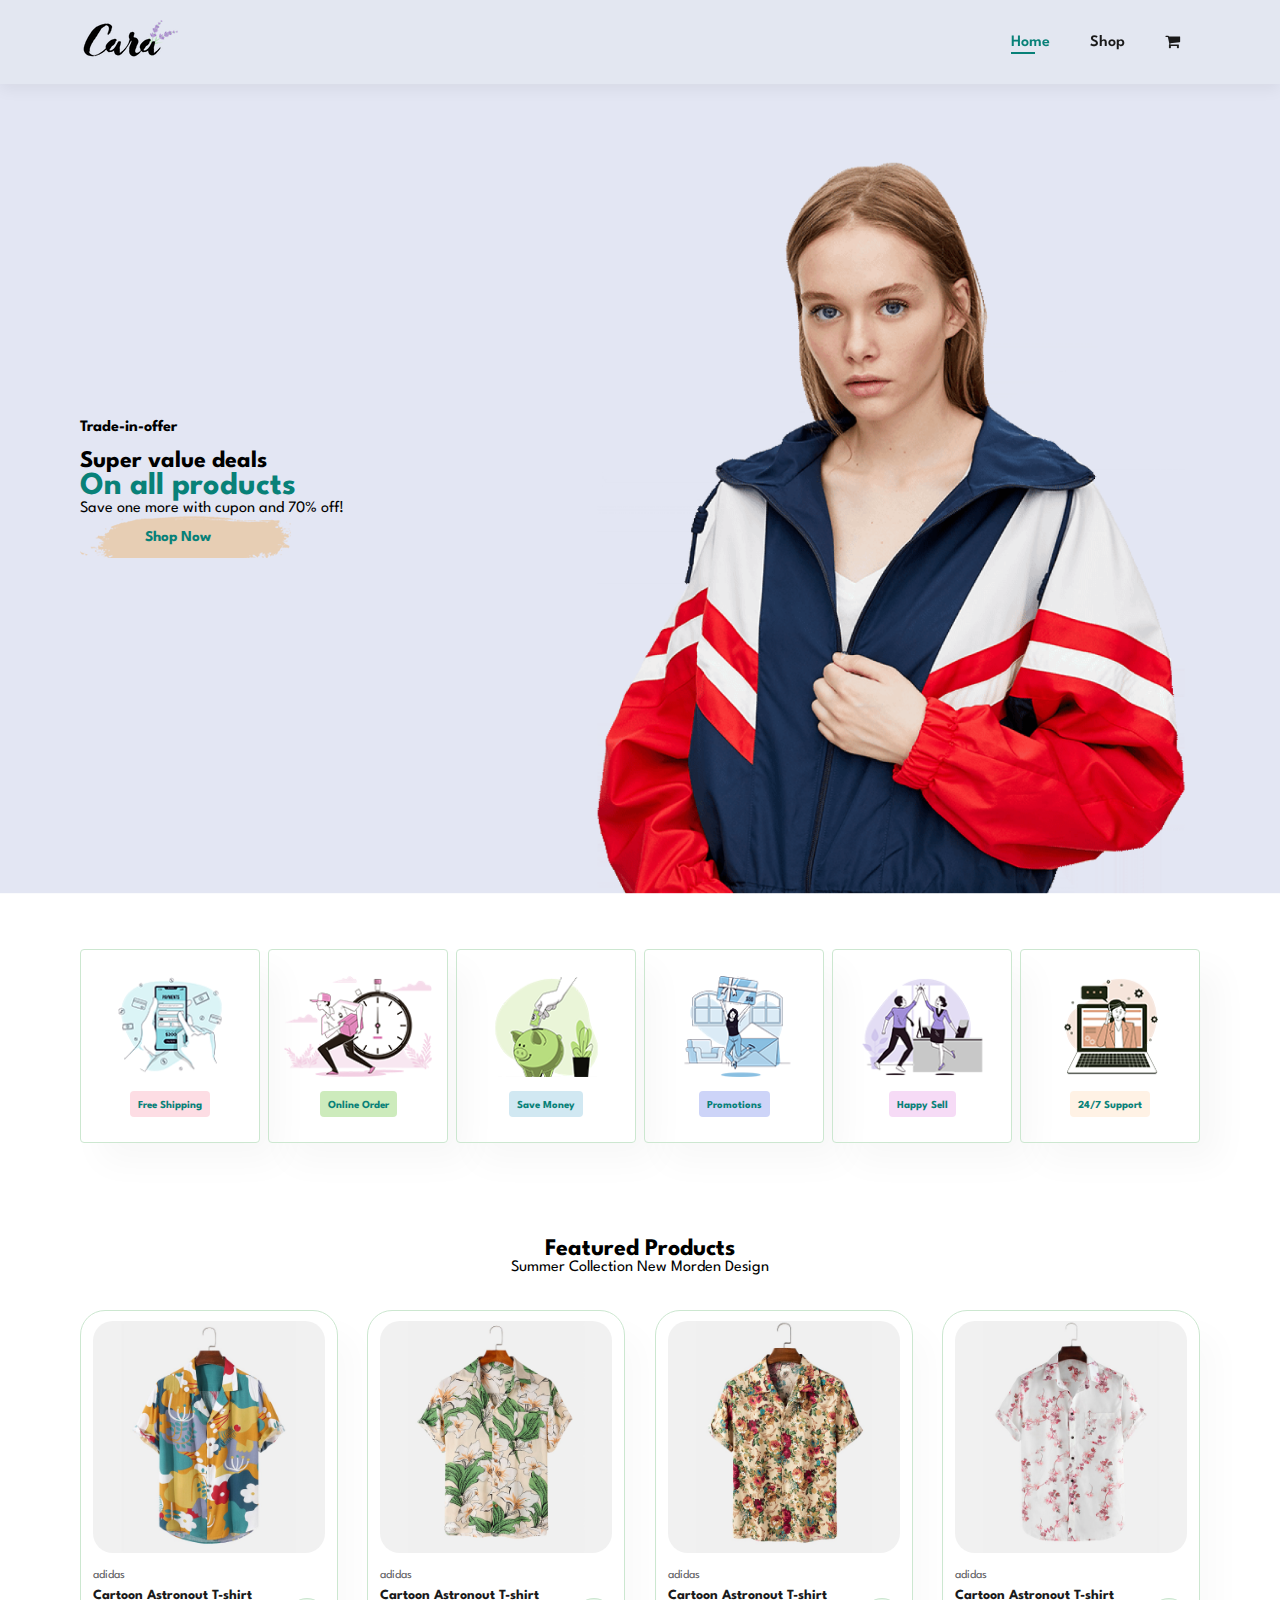
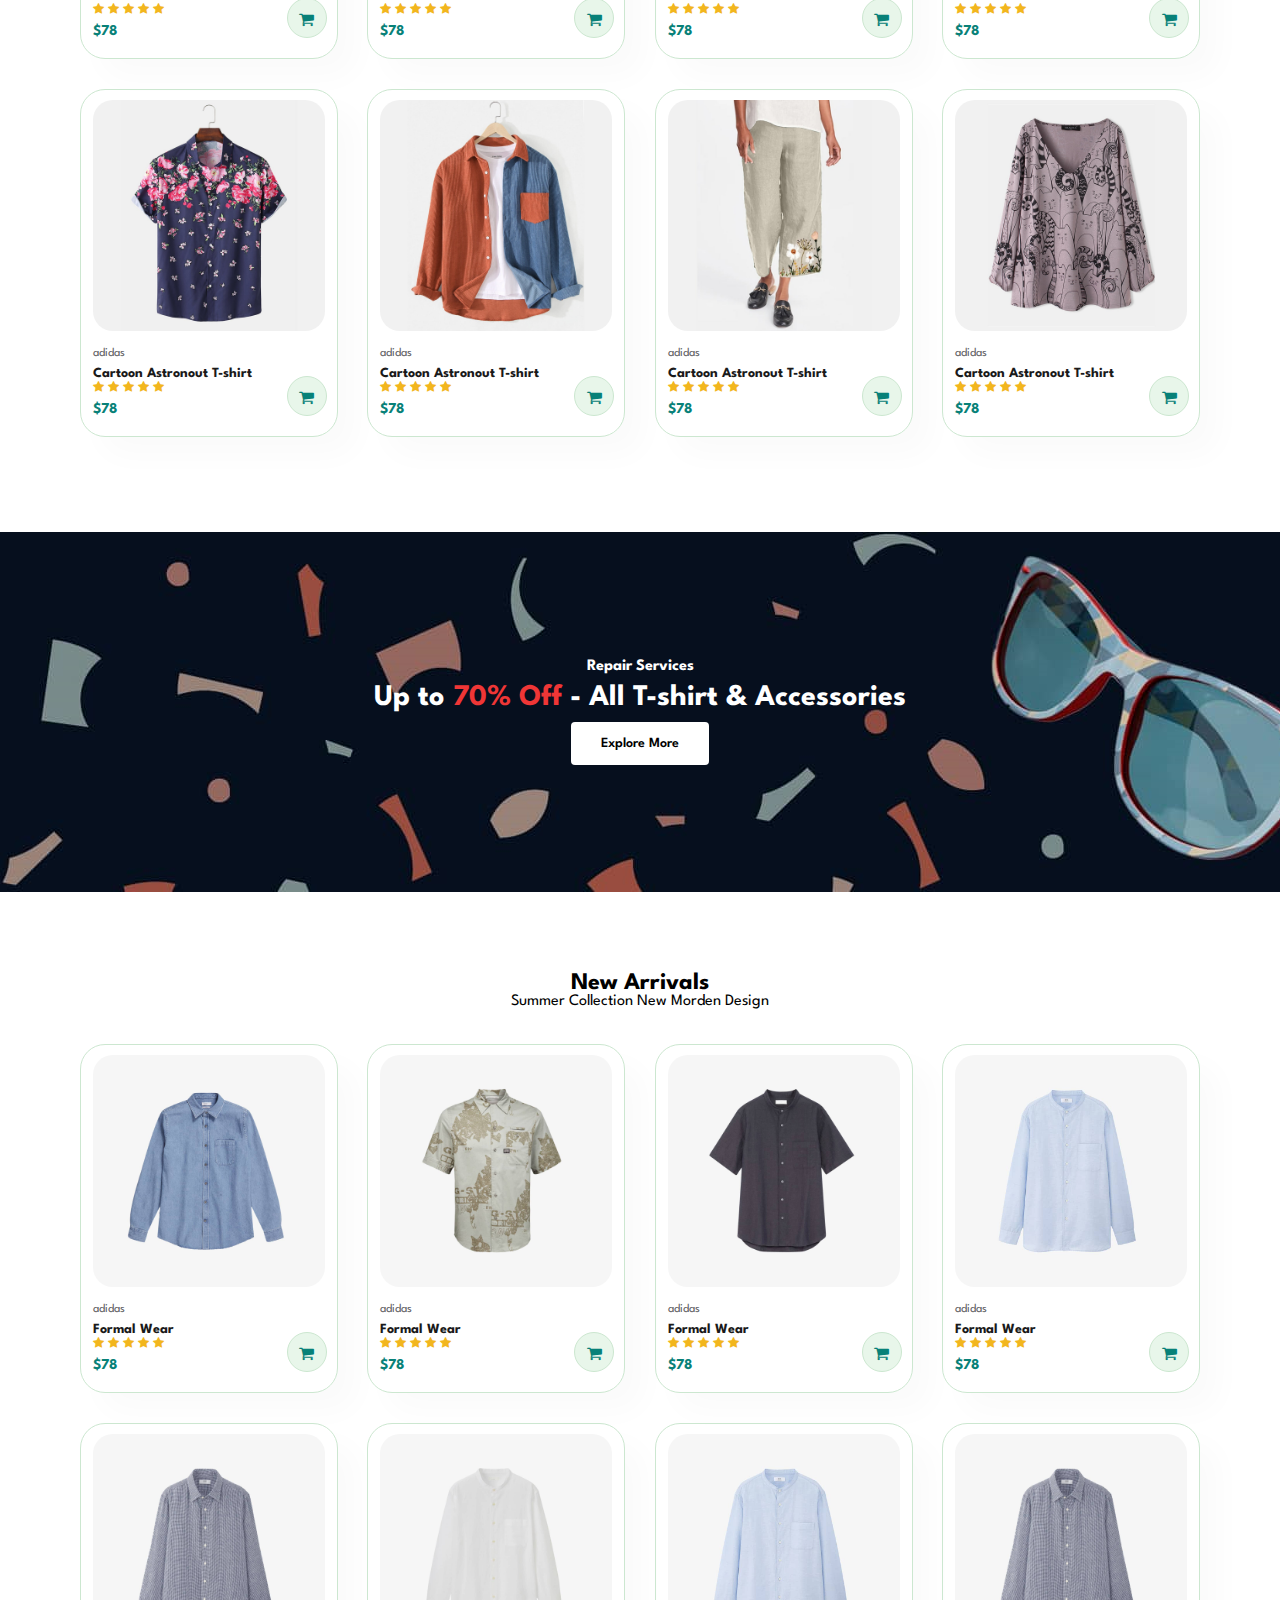
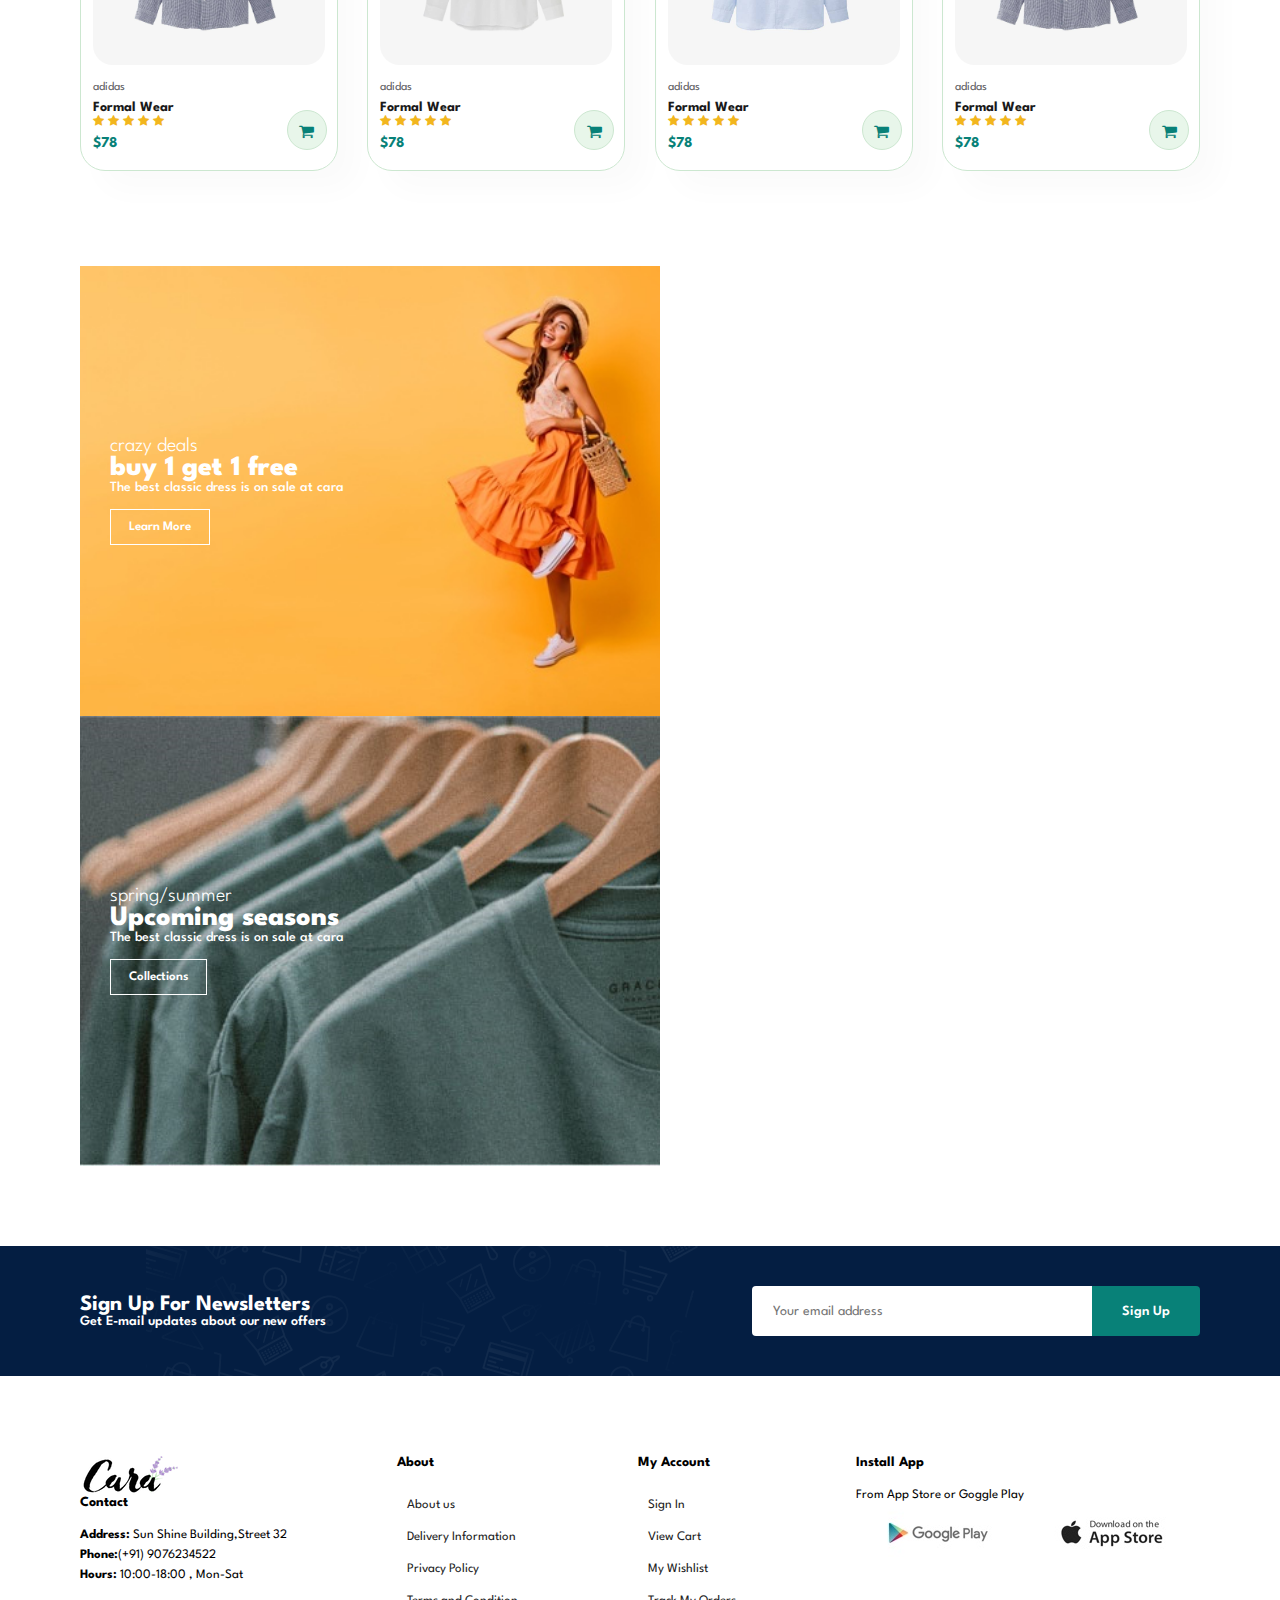
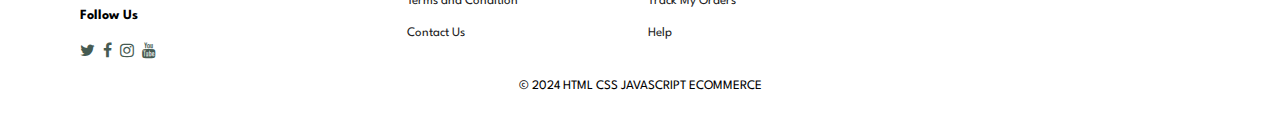
<file: index.html>
<!DOCTYPE html>
<html lang="en">
<head>
    <meta charset="UTF-8">
    <meta name="viewport" content="width=device-width, initial-scale=1.0">
    <link rel="stylesheet" href="https://cdnjs.cloudflare.com/ajax/libs/font-awesome/4.7.0/css/font-awesome.min.css">
    
    <title>Cara!! 
        A Ecommerce Website</title>
    <link rel="stylesheet" href="style.css">
</head>
<body>
 <section id="header">
    <a href="#"><img src="logo1.png" class="logo" alt=""></a>
    <div>
        <ul id="navbar">
            <li><a class="active" href="index.html">Home</a></li>
            <li><a href="shop.html">Shop</a></li>
          <li id="lg-bag"><a href="cart.html"><i class="fa fa-shopping-cart"></i></a></li>
       <a href="#" id="close"><i class="fa fa-times"></i></a>
        </ul>
   </div>
   <div id="mobile">
<a href="cart.html"><i class="fa fa-shopping-cart"></i></a>
<i id="bar" class="fa fa-outdent"></i>
</div>
 </section>
 <section id="hero">
    <h4>Trade-in-offer</h4>
    <h2>Super value deals</h2>
    <h1>On all products</h1>
    <p>Save one more with cupon and 70% off!</p>
    <button>Shop Now</button>
 </section>
 <section id="feature" class="section-p1">
    <div class="fe-box">
        <img src="f1.png">
        <h6>Free Shipping</h6>
    </div>
    <div class="fe-box">
        <img src="f2.png">
        <h6>Online Order</h6>
    </div>
    <div class="fe-box">
        <img src="f3.png">
        <h6>Save Money</h6>
    </div>
    <div class="fe-box">
        <img src="f4.png">
        <h6>Promotions</h6>
    </div>
    <div class="fe-box">
        <img src="f5.png">
        <h6>Happy Sell</h6>
    </div>
    <div class="fe-box">
        <img src="f6.png">
        <h6>24/7 Support</h6>
    </div>

 </section>
 <section id="product1" class="section-p1">
    <h2>Featured Products</h2>
    <p>Summer Collection New Morden Design</p>
    <div class="pro-container">
        <div class="pro">
            <img src="f11.png">
            <div class="des">
                <span>adidas</span>
                <h5>Cartoon Astronout T-shirt</h5>
                <div class="star">
                    <i class="fa fa-star"></i>   
                    <i class="fa fa-star"></i>   
                    <i class="fa fa-star"></i>   
                    <i class="fa fa-star"></i>   
                    <i class="fa fa-star"></i>   
                    
                </div>
                <h4>$78</h4>
            </div>
            <a href="#"><i class="fa fa-shopping-cart cart"></i></a>
        </div>
        <div class="pro">
            <img src="f12.png">
            <div class="des">
                <span>adidas</span>
                <h5>Cartoon Astronout T-shirt</h5>
                <div class="star">
                    <i class="fa fa-star"></i>   
                    <i class="fa fa-star"></i>   
                    <i class="fa fa-star"></i>   
                    <i class="fa fa-star"></i>   
                    <i class="fa fa-star"></i>   
                    
                </div>
                <h4>$78</h4>
            </div>
            <a href="#"><i class="fa fa-shopping-cart cart"></i></a>
        </div>
        <div class="pro">
            <img src="f13.png">
            <div class="des">
                <span>adidas</span>
                <h5>Cartoon Astronout T-shirt</h5>
                <div class="star">
                    <i class="fa fa-star"></i>   
                    <i class="fa fa-star"></i>   
                    <i class="fa fa-star"></i>   
                    <i class="fa fa-star"></i>   
                    <i class="fa fa-star"></i>   
                    
                </div>
                <h4>$78</h4>
            </div>
            <a href="#"><i class="fa fa-shopping-cart cart"></i></a>
        </div>
        <div class="pro">
            <img src="f14.png">
            <div class="des">
                <span>adidas</span>
                <h5>Cartoon Astronout T-shirt</h5>
                <div class="star">
                    <i class="fa fa-star"></i>   
                    <i class="fa fa-star"></i>   
                    <i class="fa fa-star"></i>   
                    <i class="fa fa-star"></i>   
                    <i class="fa fa-star"></i>   
                    
                </div>
                <h4>$78</h4>
            </div>
            <a href="#"><i class="fa fa-shopping-cart cart"></i></a>
        </div>
        <div class="pro">
            <img src="f15.png">
            <div class="des">
                <span>adidas</span>
                <h5>Cartoon Astronout T-shirt</h5>
                <div class="star">
                    <i class="fa fa-star"></i>   
                    <i class="fa fa-star"></i>   
                    <i class="fa fa-star"></i>   
                    <i class="fa fa-star"></i>   
                    <i class="fa fa-star"></i>   
                    
                </div>
                <h4>$78</h4>
            </div>
            <a href="#"><i class="fa fa-shopping-cart cart"></i></a>
        </div>
        <div class="pro">
            <img src="f16.png">
            <div class="des">
                <span>adidas</span>
                <h5>Cartoon Astronout T-shirt</h5>
                <div class="star">
                    <i class="fa fa-star"></i>   
                    <i class="fa fa-star"></i>   
                    <i class="fa fa-star"></i>   
                    <i class="fa fa-star"></i>   
                    <i class="fa fa-star"></i>   
                    
                </div>
                <h4>$78</h4>
            </div>
            <a href="#"><i class="fa fa-shopping-cart cart"></i></a>
        </div>
        <div class="pro">
            <img src="f17.png">
            <div class="des">
                <span>adidas</span>
                <h5>Cartoon Astronout T-shirt</h5>
                <div class="star">
                    <i class="fa fa-star"></i>   
                    <i class="fa fa-star"></i>   
                    <i class="fa fa-star"></i>   
                    <i class="fa fa-star"></i>   
                    <i class="fa fa-star"></i>   
                    
                </div>
                <h4>$78</h4>
            </div>
            <a href="#"><i class="fa fa-shopping-cart cart"></i></a>
        </div>
        <div class="pro">
            <img src="f18.png">
            <div class="des">
                <span>adidas</span>
                <h5>Cartoon Astronout T-shirt</h5>
                <div class="star">
                    <i class="fa fa-star"></i>   
                    <i class="fa fa-star"></i>   
                    <i class="fa fa-star"></i>   
                    <i class="fa fa-star"></i>   
                    <i class="fa fa-star"></i>   
                    
                </div>
                <h4>$78</h4>
            </div>
            <a href="#"><i class="fa fa-shopping-cart cart"></i></a>
        </div>
    </div>
 </section>
 <section id="banner" class="section-m1">
    <h4>Repair Services</h4>
    <h2>Up to <span>70% Off</span> - All T-shirt & Accessories</h2>
    <button class="normal">Explore More</button>
 </section>
 <section id="product1" class="section-p1">
    <h2>New Arrivals</h2>
    <p>Summer Collection New Morden Design</p>
    <div class="pro-container">
        <div class="pro">
            <img src="n15.jpg">
            <div class="des">
                <span>adidas</span>
                <h5>Formal Wear</h5>
                <div class="star">
                    <i class="fa fa-star"></i>   
                    <i class="fa fa-star"></i>   
                    <i class="fa fa-star"></i>   
                    <i class="fa fa-star"></i>   
                    <i class="fa fa-star"></i>   
                    
                </div>
                <h4>$78</h4>
            </div>
            <a href="#"><i class="fa fa-shopping-cart cart"></i></a>
        </div>
        <div class="pro">
            <img src="n14.jpg">
            <div class="des">
                <span>adidas</span>
                <h5>Formal Wear</h5>
                <div class="star">
                    <i class="fa fa-star"></i>   
                    <i class="fa fa-star"></i>   
                    <i class="fa fa-star"></i>   
                    <i class="fa fa-star"></i>   
                    <i class="fa fa-star"></i>   
                    
                </div>
                <h4>$78</h4>
            </div>
            <a href="#"><i class="fa fa-shopping-cart cart"></i></a>
        </div>
        <div class="pro">
            <img src="n18.jpg">
            <div class="des">
                <span>adidas</span>
                <h5>Formal Wear</h5>
                <div class="star">
                    <i class="fa fa-star"></i>   
                    <i class="fa fa-star"></i>   
                    <i class="fa fa-star"></i>   
                    <i class="fa fa-star"></i>   
                    <i class="fa fa-star"></i>   
                    
                </div>
                <h4>$78</h4>
            </div>
            <a href="#"><i class="fa fa-shopping-cart cart"></i></a>
        </div>
        <div class="pro">
            <img src="n11.jpg">
            <div class="des">
                <span>adidas</span>
                <h5>Formal Wear</h5>
                <div class="star">
                    <i class="fa fa-star"></i>   
                    <i class="fa fa-star"></i>   
                    <i class="fa fa-star"></i>   
                    <i class="fa fa-star"></i>   
                    <i class="fa fa-star"></i>   
                    
                </div>
                <h4>$78</h4>
            </div>
            <a href="#"><i class="fa fa-shopping-cart cart"></i></a>
        </div>
        <div class="pro">
            <img src="n12.jpg">
            <div class="des">
                <span>adidas</span>
                <h5>Formal Wear</h5>
                <div class="star">
                    <i class="fa fa-star"></i>   
                    <i class="fa fa-star"></i>   
                    <i class="fa fa-star"></i>   
                    <i class="fa fa-star"></i>   
                    <i class="fa fa-star"></i>   
                    
                </div>
                <h4>$78</h4>
            </div>
            <a href="#"><i class="fa fa-shopping-cart cart"></i></a>
        </div>
        <div class="pro">
            <img src="n13.jpg">
            <div class="des">
                <span>adidas</span>
                <h5>Formal Wear</h5>
                <div class="star">
                    <i class="fa fa-star"></i>   
                    <i class="fa fa-star"></i>   
                    <i class="fa fa-star"></i>   
                    <i class="fa fa-star"></i>   
                    <i class="fa fa-star"></i>   
                    
                </div>
                <h4>$78</h4>
            </div>
            <a href="#"><i class="fa fa-shopping-cart cart"></i></a>
        </div>
        <div class="pro">
            <img src="n11.jpg">
            <div class="des">
                <span>adidas</span>
                <h5>Formal Wear</h5>
                <div class="star">
                    <i class="fa fa-star"></i>   
                    <i class="fa fa-star"></i>   
                    <i class="fa fa-star"></i>   
                    <i class="fa fa-star"></i>   
                    <i class="fa fa-star"></i>   
                    
                </div>
                <h4>$78</h4>
            </div>
            <a href="#"><i class="fa fa-shopping-cart cart"></i></a>
        </div>
        <div class="pro">
            <img src="n12.jpg">
            <div class="des">
                <span>adidas</span>
                <h5>Formal Wear</h5>
                <div class="star">
                    <i class="fa fa-star"></i>   
                    <i class="fa fa-star"></i>   
                    <i class="fa fa-star"></i>   
                    <i class="fa fa-star"></i>   
                    <i class="fa fa-star"></i>   
                    
                </div>
                <h4>$78</h4>
            </div>
            <a href="#"><i class="fa fa-shopping-cart cart"></i></a>
        </div>
    </div>
</section>
<section id="sm-banner" class="section-p1">
    <div class="banner-box">
        <h4>crazy deals</h4>
        <h2>buy 1 get 1 free</h2>
        <span>The best classic dress is on sale at cara</span>
<button class="white">Learn More</button>
    </div>

    <div class="banner-box banner-box2">
        <h4>spring/summer</h4>
        <h2>Upcoming seasons</h2>
        <span>The best classic dress is on sale at cara</span>
<button class="white">Collections</button>
    </div>
</section>
<section id="newsletter" class="section-p1 section-m1">
    <div class="newstext">
        <h4>Sign Up For Newsletters</h4>
        <p>Get E-mail updates about our new offers</p>
    </div>
    <div class="form">
        <input type="text" placeholder="Your email address">
        <button class="normal">Sign Up</button>
    </div>
</section>
<footer class="section-p1">
    <div class="col">
<img class="logo" src="logo1.png" alt="">
<h4>Contact</h4>
<p><strong>Address:</strong> Sun Shine Building,Street 32</p>
<p><strong>Phone:</strong>(+91) 9076234522</p>
<p><strong>Hours:</strong> 10:00-18:00 , Mon-Sat</p>
<div class="follow">
    <h4>Follow Us</h4>
    <div class="icon">
        <i class="fa fa-twitter"></i>
        <i class="fa fa-facebook"></i>
        <i class="fa fa-instagram"></i>
        <i class="fa fa-youtube"></i>
    </div>
</div>
    </div>
    <div class="col">
        <h4>About</h4>
        <a href="#">About us</a>
        <a href="#">Delivery Information</a>
        <a href="#">Privacy Policy</a>
        <a href="#">Terms and Condition</a>
        <a href="#">Contact Us</a>

    </div>
    <div class="col">
        <h4>My Account</h4>
        <a href="#">Sign In</a>
        <a href="#">View Cart</a>
        <a href="#">My Wishlist</a>
        <a href="#">Track My Orders</a>
        <a href="#">Help</a>
    </div>
    <div class="col install">
        <h4>Install App</h4>
        <p>From App Store or Goggle Play</p>
        <div class="row">
            <img src="play.png">
            <img src="app.png">

        </div>
    </div>
    <div class="copyright">
        <p>© 2024 HTML CSS JAVASCRIPT ECOMMERCE</p>

    </div>
</footer>
<script src="script.js"></script> 
 
</body>

</html>
</file>
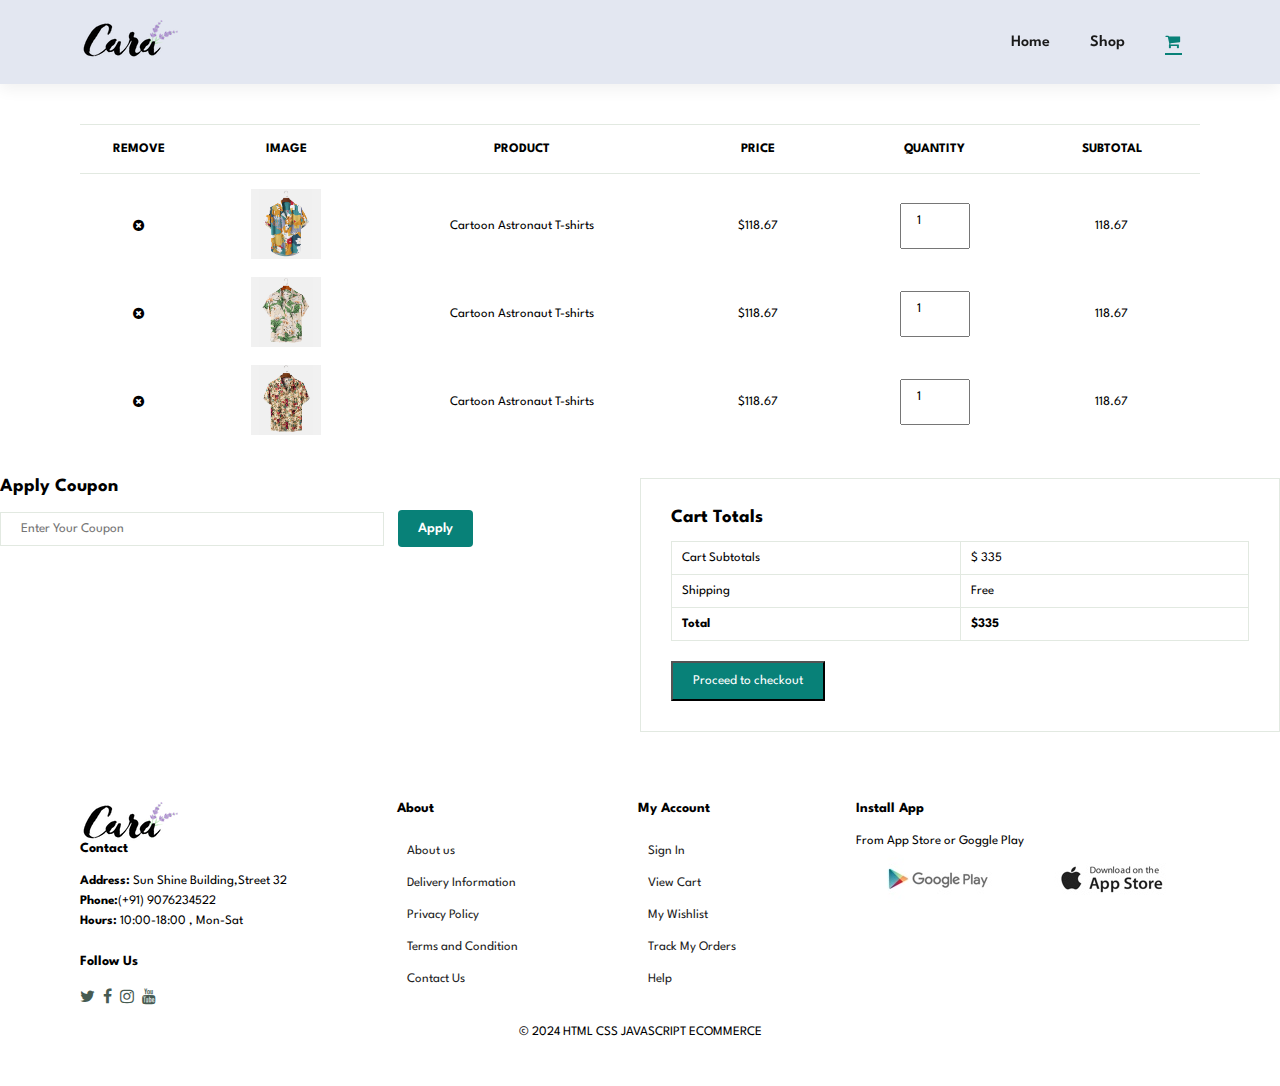
<file: cart.html>
<!DOCTYPE html>
<html lang="en">
<head>
    <meta charset="UTF-8">
    <meta name="viewport" content="width=device-width, initial-scale=1.0">
    <link rel="stylesheet" href="https://cdnjs.cloudflare.com/ajax/libs/font-awesome/4.7.0/css/font-awesome.min.css">
    
    <title>Cara!! A Ecommerce Website</title>
    <link rel="stylesheet" href="style.css">
</head>
<body>
 <section id="header">
    <a href="#"><img src="logo1.png" class="logo" alt=""></a>
    <div>
        <ul id="navbar">
            <li><a  href="index.html">Home</a></li>
            <li><a href="shop.html">Shop</a></li>
          <li id="lg-bag"><a class="active" href="cart.html"><i class="fa fa-shopping-cart"></i></a></li>
       <a href="#" id="close"><i class=" fa fa-times"></i></a>
        </ul>
   </div>
   <div id="mobile">
<a href="cart.html"><i class="fa fa-shopping-cart"></i></a>
<i id="bar" class="fa fa-outdent"></i>
</div>
 </section>

    <section id ="cart" class="section-p1">
        <table width="100%">
            <thead>
                <tr>
                    <td>Remove</td>
                    <td>Image</td>
                    <td>Product</td>
                    <td>Price</td>
                    <td>Quantity</td>
                    <td>Subtotal</td>
                </tr>
            </thead>
<tbody>
    <tr>
        <td><i class="fa fa-times-circle"></i><a href="#"></a></td>
        <td><img src="f11.png"></td>
        <td>Cartoon Astronaut T-shirts</td>
        <td>$118.67</td>
        <td><input type="number" value="1"></td>
        <td>118.67</td>
        
    </tr>
    <tr>
        <td><i class="fa fa-times-circle"></i><a href="#"></a></td>
        <td><img src="f12.png"></td>
        <td>Cartoon Astronaut T-shirts</td>
        <td>$118.67</td>
        <td><input type="number" value="1"></td>
        <td>118.67</td>
        
    </tr>
    <tr>
        <td><i class="fa fa-times-circle"></i><a href="#"></a></td>
        <td><img src="f13.png"></td>
        <td>Cartoon Astronaut T-shirts</td>
        <td>$118.67</td>
        <td><input type="number" value="1"></td>
        <td>118.67</td>
        
    </tr>
</tbody>
        </table>

    </section>

    <section id="cart-add" calss="section-p1">
        <div id="coupon">
            <h3>Apply Coupon</h3>
            <div>
                <input type="text" placeholder="Enter Your Coupon">
                <button class="normal">Apply</button>
            </div>
        </div>
<div id="subtotal">
    <h3>Cart Totals</h3>
    <table>
        <tr>
            <td>Cart Subtotals</td>
            <td>$ 335</td>
        </tr>
        <tr>
            <td>Shipping</td>
            <td>Free</td>
        </tr>
        <tr>
            <td><strong>Total</strong></td>
            <td><strong>$335</strong></td>
        </tr>
    </table>
<button class="norma">Proceed to checkout</button>
</div>
    </section>
<footer class="section-p1">
    <div class="col">
<img class="logo" src="logo1.png" alt="">
<h4>Contact</h4>
<p><strong>Address:</strong> Sun Shine Building,Street 32</p>
<p><strong>Phone:</strong>(+91) 9076234522</p>
<p><strong>Hours:</strong> 10:00-18:00 , Mon-Sat</p>
<div class="follow">
    <h4>Follow Us</h4>
    <div class="icon">
        <i class="fa fa-twitter"></i>
        <i class="fa fa-facebook"></i>
        <i class="fa fa-instagram"></i>
        <i class="fa fa-youtube"></i>
    </div>
</div>
    </div>
    <div class="col">
        <h4>About</h4>
        <a href="#">About us</a>
        <a href="#">Delivery Information</a>
        <a href="#">Privacy Policy</a>
        <a href="#">Terms and Condition</a>
        <a href="#">Contact Us</a>

    </div>
    <div class="col">
        <h4>My Account</h4>
        <a href="#">Sign In</a>
        <a href="#">View Cart</a>
        <a href="#">My Wishlist</a>
        <a href="#">Track My Orders</a>
        <a href="#">Help</a>
    </div>
    <div class="col install">
        <h4>Install App</h4>
        <p>From App Store or Goggle Play</p>
        <div class="row">
            <img src="play.png">
            <img src="app.png">

        </div>
    </div>
    <div class="copyright">
        <p>© 2024 HTML CSS JAVASCRIPT ECOMMERCE</p>

    </div>
</footer>
<script src="script.js"></script> 
 
</body>

</html>
</file>
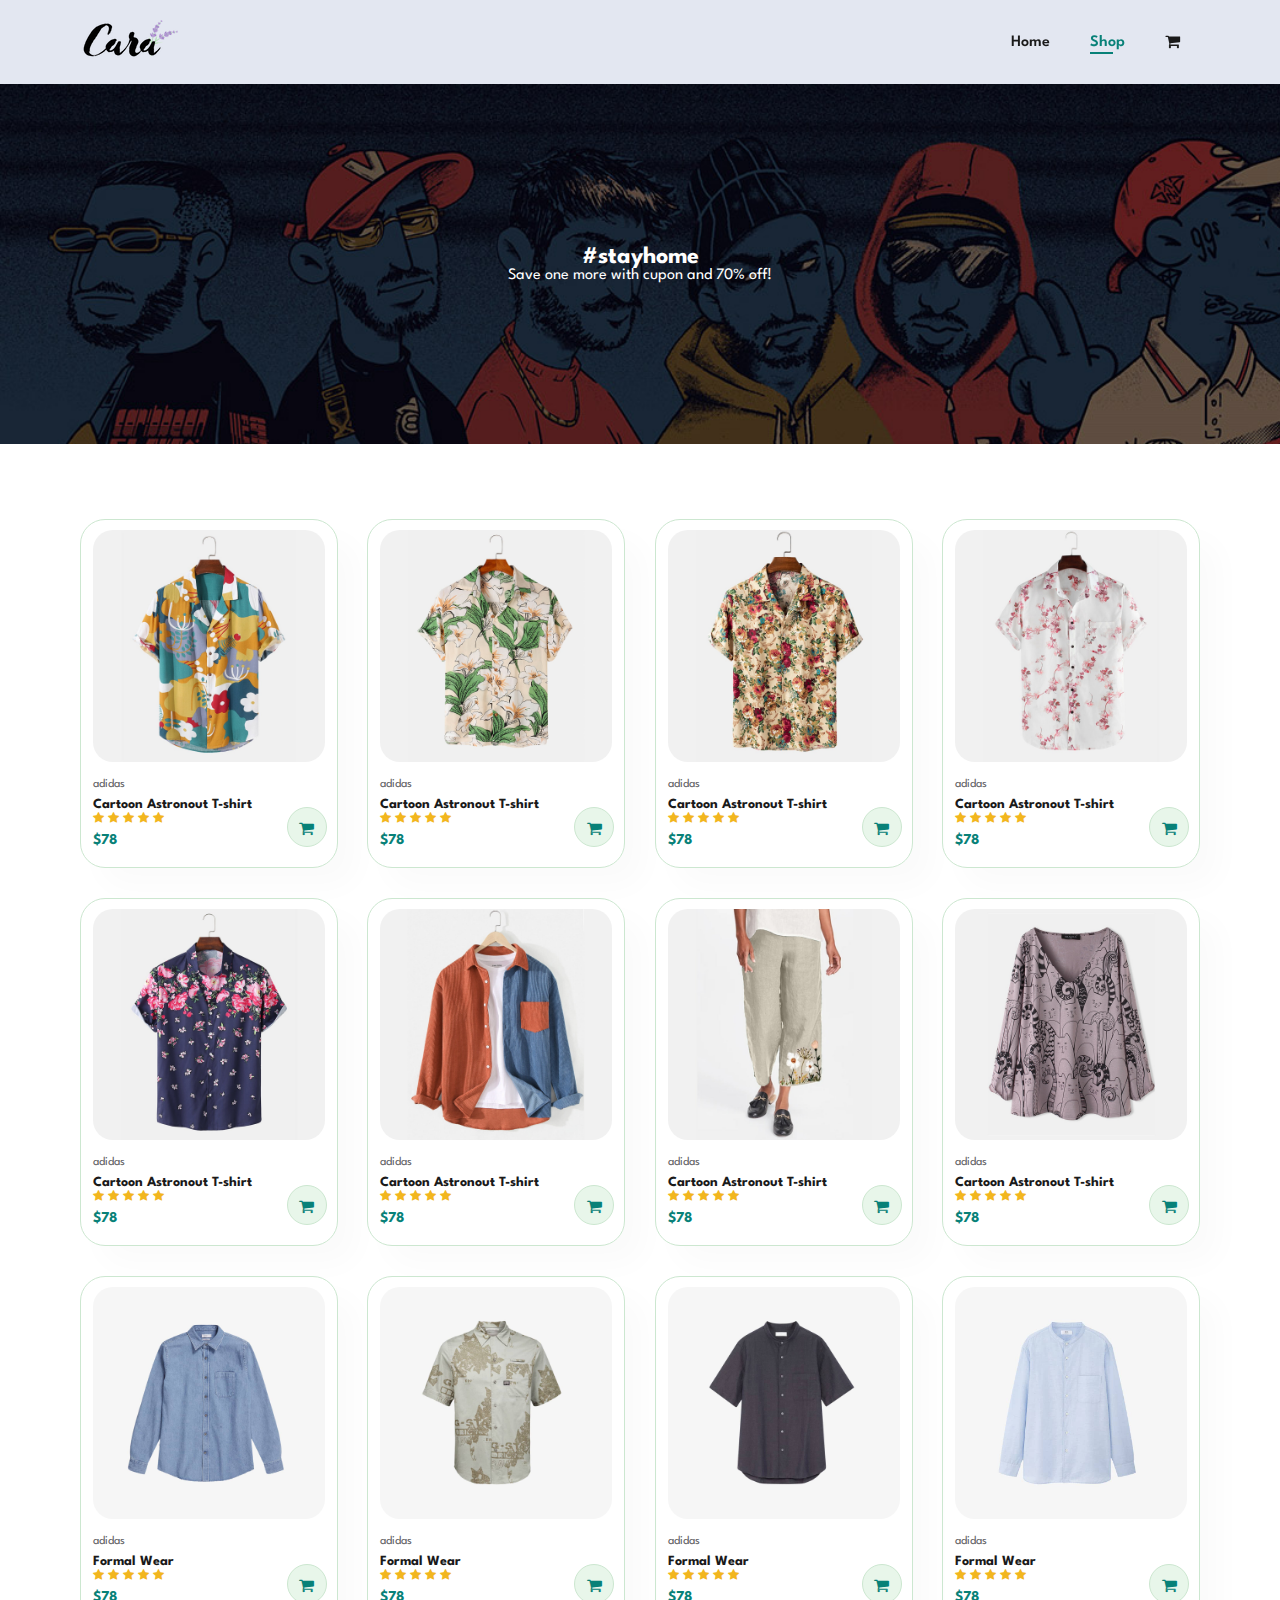
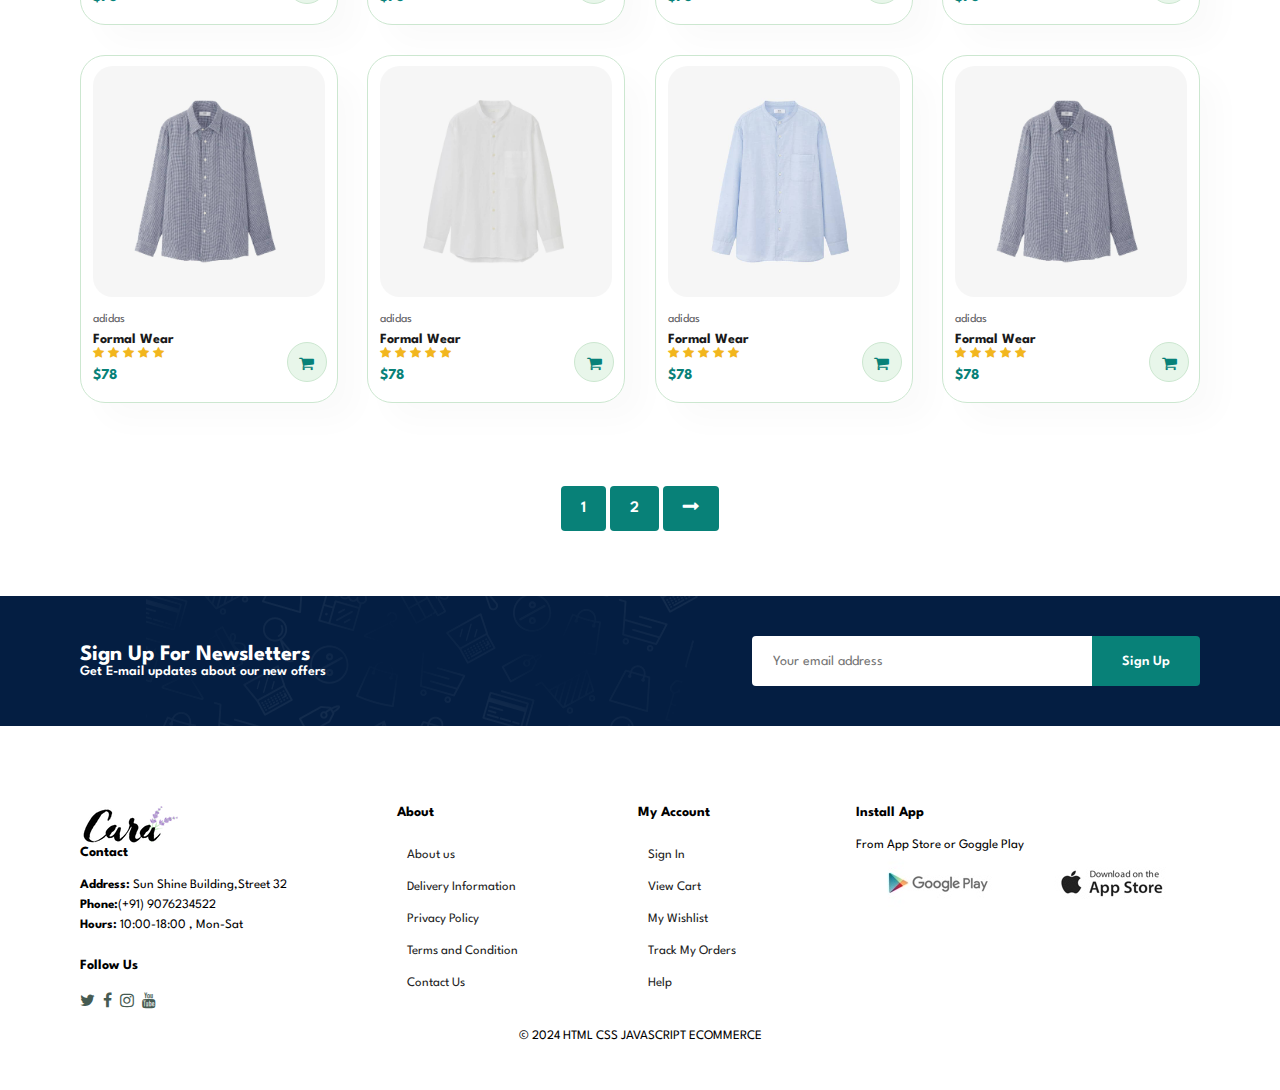
<file: shop.html>
<!DOCTYPE html>
<html lang="en">
<head>
    <meta charset="UTF-8">
    <meta name="viewport" content="width=device-width, initial-scale=1.0">
    <link rel="stylesheet" href="https://cdnjs.cloudflare.com/ajax/libs/font-awesome/4.7.0/css/font-awesome.min.css">
    
    <title>Cara!! A Ecommerce Website</title>
    <link rel="stylesheet" href="style.css">
</head>
<body>
 <section id="header">
    <a href="#"><img src="logo1.png" class="logo" alt=""></a>
    <div>
        <ul id="navbar">
            <li><a href="index.html">Home</a></li>
            <li><a class="active" href="shop.html">Shop</a></li>
            
          <li id="lg-bag"><a href="cart.html"><i class="fa fa-shopping-cart"></i></a></li>
       <a href="#" id="close"><i class=" fa fa-times"></i></a>
        </ul>
   </div>
   <div id="mobile">
<a href="cart.html"><i class="fa fa-shopping-cart"></i></a>
<i id="bar" class="fa fa-outdent"></i>
</div>
 </section>
 <section id="page-header">
   
    <h2>#stayhome</h2>
    <p>Save one more with cupon and 70% off!</p>
    
 </section>

 <section id="product1" class="section-p1">
 
    <div class="pro-container">
        <div class="pro"onclick="window.location.href='sproduct.html';" >
            <img src="f11.png">
            <div class="des">
                <span>adidas</span>
                <h5>Cartoon Astronout T-shirt</h5>
                <div class="star">
                    <i class="fa fa-star"></i>   
                    <i class="fa fa-star"></i>   
                    <i class="fa fa-star"></i>   
                    <i class="fa fa-star"></i>   
                    <i class="fa fa-star"></i>   
                    
                </div>
                <h4>$78</h4>
            </div>
            <a href="#"><i class="fa fa-shopping-cart cart"></i></a>
        </div>
        <div class="pro">
            <img src="f12.png">
            <div class="des">
                <span>adidas</span>
                <h5>Cartoon Astronout T-shirt</h5>
                <div class="star">
                    <i class="fa fa-star"></i>   
                    <i class="fa fa-star"></i>   
                    <i class="fa fa-star"></i>   
                    <i class="fa fa-star"></i>   
                    <i class="fa fa-star"></i>   
                    
                </div>
                <h4>$78</h4>
            </div>
            <a href="#"><i class="fa fa-shopping-cart cart"></i></a>
        </div>
        <div class="pro">
            <img src="f13.png">
            <div class="des">
                <span>adidas</span>
                <h5>Cartoon Astronout T-shirt</h5>
                <div class="star">
                    <i class="fa fa-star"></i>   
                    <i class="fa fa-star"></i>   
                    <i class="fa fa-star"></i>   
                    <i class="fa fa-star"></i>   
                    <i class="fa fa-star"></i>   
                    
                </div>
                <h4>$78</h4>
            </div>
            <a href="#"><i class="fa fa-shopping-cart cart"></i></a>
        </div>
        <div class="pro">
            <img src="f14.png">
            <div class="des">
                <span>adidas</span>
                <h5>Cartoon Astronout T-shirt</h5>
                <div class="star">
                    <i class="fa fa-star"></i>   
                    <i class="fa fa-star"></i>   
                    <i class="fa fa-star"></i>   
                    <i class="fa fa-star"></i>   
                    <i class="fa fa-star"></i>   
                    
                </div>
                <h4>$78</h4>
            </div>
            <a href="#"><i class="fa fa-shopping-cart cart"></i></a>
        </div>
        <div class="pro">
            <img src="f15.png">
            <div class="des">
                <span>adidas</span>
                <h5>Cartoon Astronout T-shirt</h5>
                <div class="star">
                    <i class="fa fa-star"></i>   
                    <i class="fa fa-star"></i>   
                    <i class="fa fa-star"></i>   
                    <i class="fa fa-star"></i>   
                    <i class="fa fa-star"></i>   
                    
                </div>
                <h4>$78</h4>
            </div>
            <a href="#"><i class="fa fa-shopping-cart cart"></i></a>
        </div>
        <div class="pro">
            <img src="f16.png">
            <div class="des">
                <span>adidas</span>
                <h5>Cartoon Astronout T-shirt</h5>
                <div class="star">
                    <i class="fa fa-star"></i>   
                    <i class="fa fa-star"></i>   
                    <i class="fa fa-star"></i>   
                    <i class="fa fa-star"></i>   
                    <i class="fa fa-star"></i>   
                    
                </div>
                <h4>$78</h4>
            </div>
            <a href="#"><i class="fa fa-shopping-cart cart"></i></a>
        </div>
        <div class="pro">
            <img src="f17.png">
            <div class="des">
                <span>adidas</span>
                <h5>Cartoon Astronout T-shirt</h5>
                <div class="star">
                    <i class="fa fa-star"></i>   
                    <i class="fa fa-star"></i>   
                    <i class="fa fa-star"></i>   
                    <i class="fa fa-star"></i>   
                    <i class="fa fa-star"></i>   
                    
                </div>
                <h4>$78</h4>
            </div>
            <a href="#"><i class="fa fa-shopping-cart cart"></i></a>
        </div>
        <div class="pro">
            <img src="f18.png">
            <div class="des">
                <span>adidas</span>
                <h5>Cartoon Astronout T-shirt</h5>
                <div class="star">
                    <i class="fa fa-star"></i>   
                    <i class="fa fa-star"></i>   
                    <i class="fa fa-star"></i>   
                    <i class="fa fa-star"></i>   
                    <i class="fa fa-star"></i>   
                    
                </div>
                <h4>$78</h4>
            </div>
            <a href="#"><i class="fa fa-shopping-cart cart"></i></a>
        </div>

        <div class="pro">
            <img src="n15.jpg">
            <div class="des">
                <span>adidas</span>
                <h5>Formal Wear</h5>
                <div class="star">
                    <i class="fa fa-star"></i>   
                    <i class="fa fa-star"></i>   
                    <i class="fa fa-star"></i>   
                    <i class="fa fa-star"></i>   
                    <i class="fa fa-star"></i>   
                    
                </div>
                <h4>$78</h4>
            </div>
            <a href="#"><i class="fa fa-shopping-cart cart"></i></a>
        </div>
        <div class="pro">
            <img src="n14.jpg">
            <div class="des">
                <span>adidas</span>
                <h5>Formal Wear</h5>
                <div class="star">
                    <i class="fa fa-star"></i>   
                    <i class="fa fa-star"></i>   
                    <i class="fa fa-star"></i>   
                    <i class="fa fa-star"></i>   
                    <i class="fa fa-star"></i>   
                    
                </div>
                <h4>$78</h4>
            </div>
            <a href="#"><i class="fa fa-shopping-cart cart"></i></a>
        </div>
        <div class="pro">
            <img src="n18.jpg">
            <div class="des">
                <span>adidas</span>
                <h5>Formal Wear</h5>
                <div class="star">
                    <i class="fa fa-star"></i>   
                    <i class="fa fa-star"></i>   
                    <i class="fa fa-star"></i>   
                    <i class="fa fa-star"></i>   
                    <i class="fa fa-star"></i>   
                    
                </div>
                <h4>$78</h4>
            </div>
            <a href="#"><i class="fa fa-shopping-cart cart"></i></a>
        </div>
        <div class="pro">
            <img src="n11.jpg">
            <div class="des">
                <span>adidas</span>
                <h5>Formal Wear</h5>
                <div class="star">
                    <i class="fa fa-star"></i>   
                    <i class="fa fa-star"></i>   
                    <i class="fa fa-star"></i>   
                    <i class="fa fa-star"></i>   
                    <i class="fa fa-star"></i>   
                    
                </div>
                <h4>$78</h4>
            </div>
            <a href="#"><i class="fa fa-shopping-cart cart"></i></a>
        </div>
        <div class="pro">
            <img src="n12.jpg">
            <div class="des">
                <span>adidas</span>
                <h5>Formal Wear</h5>
                <div class="star">
                    <i class="fa fa-star"></i>   
                    <i class="fa fa-star"></i>   
                    <i class="fa fa-star"></i>   
                    <i class="fa fa-star"></i>   
                    <i class="fa fa-star"></i>   
                    
                </div>
                <h4>$78</h4>
            </div>
            <a href="#"><i class="fa fa-shopping-cart cart"></i></a>
        </div>
        <div class="pro">
            <img src="n13.jpg">
            <div class="des">
                <span>adidas</span>
                <h5>Formal Wear</h5>
                <div class="star">
                    <i class="fa fa-star"></i>   
                    <i class="fa fa-star"></i>   
                    <i class="fa fa-star"></i>   
                    <i class="fa fa-star"></i>   
                    <i class="fa fa-star"></i>   
                    
                </div>
                <h4>$78</h4>
            </div>
            <a href="#"><i class="fa fa-shopping-cart cart"></i></a>
        </div>
        <div class="pro">
            <img src="n11.jpg">
            <div class="des">
                <span>adidas</span>
                <h5>Formal Wear</h5>
                <div class="star">
                    <i class="fa fa-star"></i>   
                    <i class="fa fa-star"></i>   
                    <i class="fa fa-star"></i>   
                    <i class="fa fa-star"></i>   
                    <i class="fa fa-star"></i>   
                    
                </div>
                <h4>$78</h4>
            </div>
            <a href="#"><i class="fa fa-shopping-cart cart"></i></a>
        </div>
        <div class="pro">
            <img src="n12.jpg">
            <div class="des">
                <span>adidas</span>
                <h5>Formal Wear</h5>
                <div class="star">
                    <i class="fa fa-star"></i>   
                    <i class="fa fa-star"></i>   
                    <i class="fa fa-star"></i>   
                    <i class="fa fa-star"></i>   
                    <i class="fa fa-star"></i>   
                    
                </div>
                <h4>$78</h4>
            </div>
            <a href="#"><i class="fa fa-shopping-cart cart"></i></a>
        </div>  
        
    </div>
</section>
<section id ="pagination" class="section-p1">
    <a href="#">1</a>
    <a href="#">2</a>
    <a href="#"><i class="fa fa-long-arrow-right"></i></a>
</section>
<section id="newsletter" class="section-p1 section-m1">
    <div class="newstext">
        <h4>Sign Up For Newsletters</h4>
        <p>Get E-mail updates about our new offers</p>
    </div>
    <div class="form">
        <input type="text" placeholder="Your email address">
        <button class="normal">Sign Up</button>
    </div>
</section>
<footer class="section-p1">
    <div class="col">
<img class="logo" src="logo1.png" alt="">
<h4>Contact</h4>
<p><strong>Address:</strong> Sun Shine Building,Street 32</p>
<p><strong>Phone:</strong>(+91) 9076234522</p>
<p><strong>Hours:</strong> 10:00-18:00 , Mon-Sat</p>
<div class="follow">
    <h4>Follow Us</h4>
    <div class="icon">
        <i class="fa fa-twitter"></i>
        <i class="fa fa-facebook"></i>
        <i class="fa fa-instagram"></i>
        <i class="fa fa-youtube"></i>
    </div>
</div>
    </div>
    <div class="col">
        <h4>About</h4>
        <a href="#">About us</a>
        <a href="#">Delivery Information</a>
        <a href="#">Privacy Policy</a>
        <a href="#">Terms and Condition</a>
        <a href="#">Contact Us</a>

    </div>
    <div class="col">
        <h4>My Account</h4>
        <a href="#">Sign In</a>
        <a href="#">View Cart</a>
        <a href="#">My Wishlist</a>
        <a href="#">Track My Orders</a>
        <a href="#">Help</a>
    </div>
    <div class="col install">
        <h4>Install App</h4>
        <p>From App Store or Goggle Play</p>
        <div class="row">
            <img src="play.png">
            <img src="app.png">

        </div>
    </div>
    <div class="copyright">
        <p>© 2024 HTML CSS JAVASCRIPT ECOMMERCE</p>

    </div>
</footer>
<script src="script.js"></script> 
 
</body>

</html>
</file>
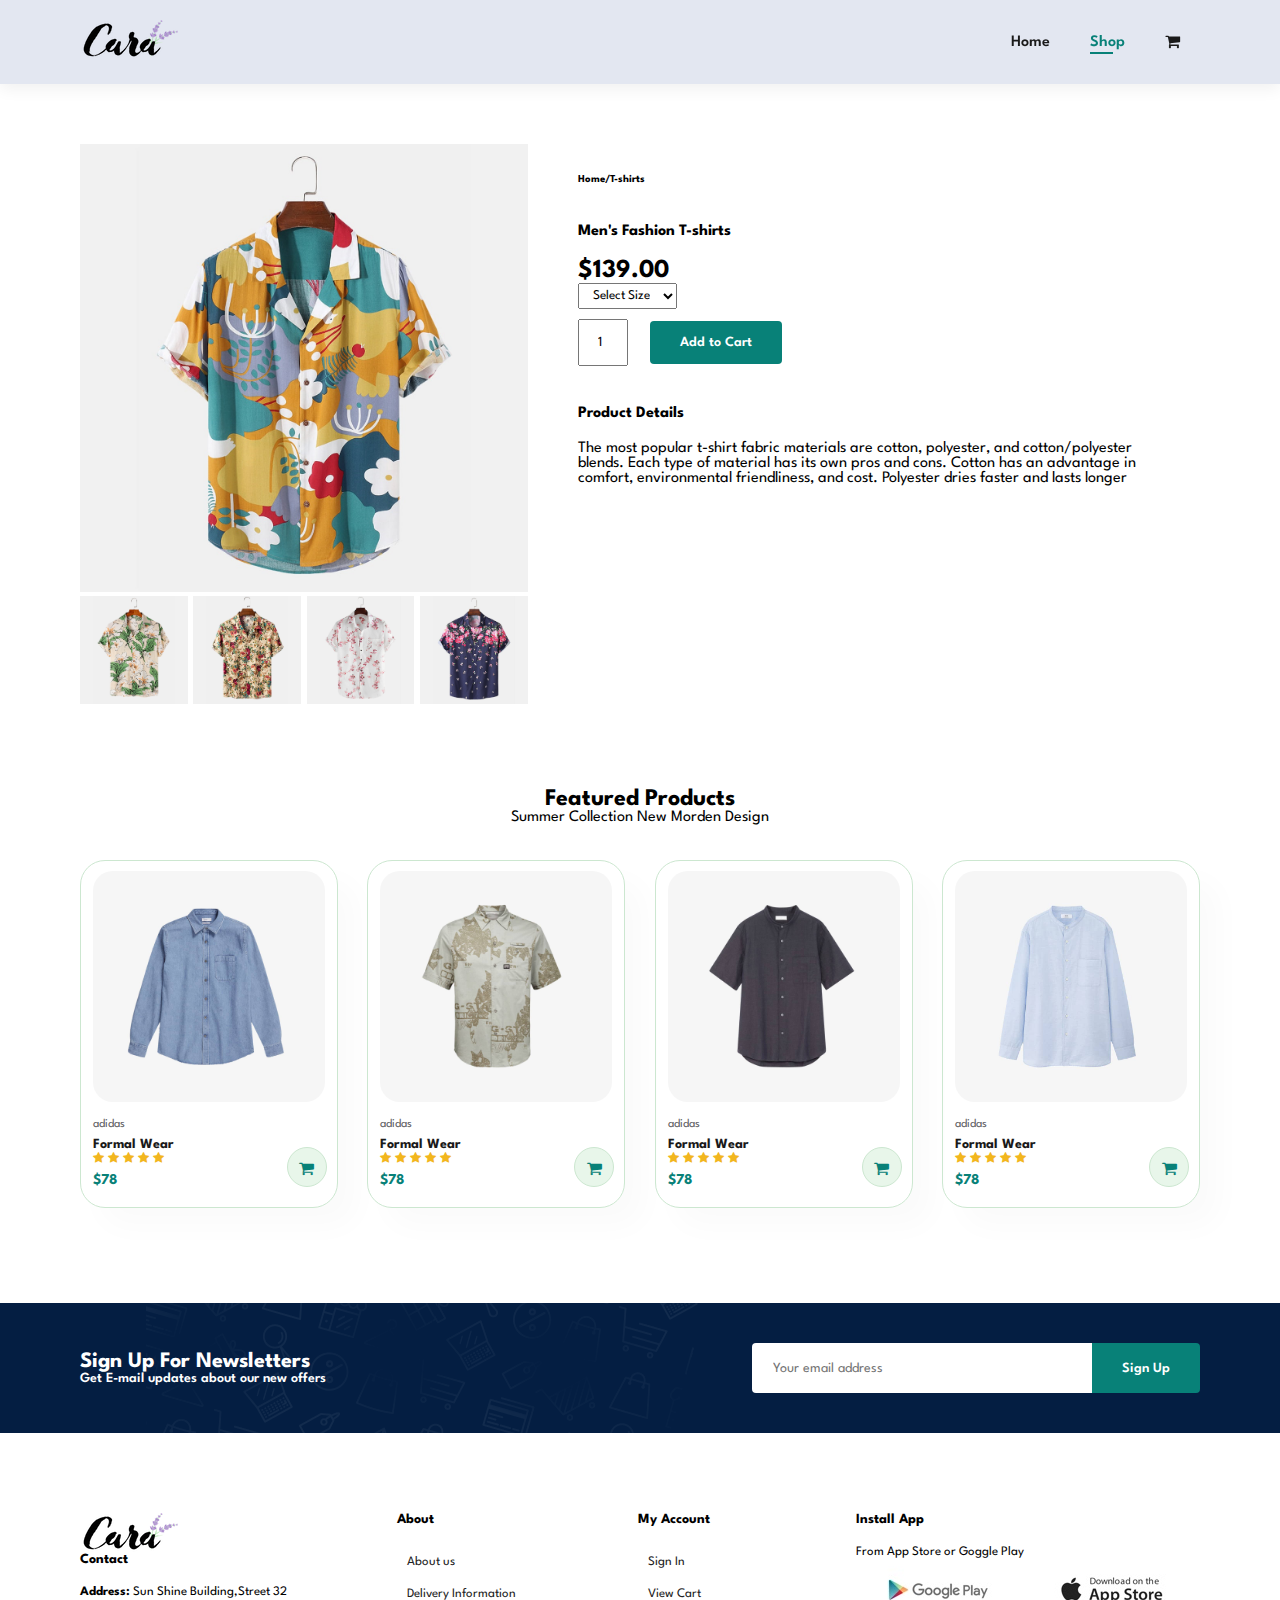
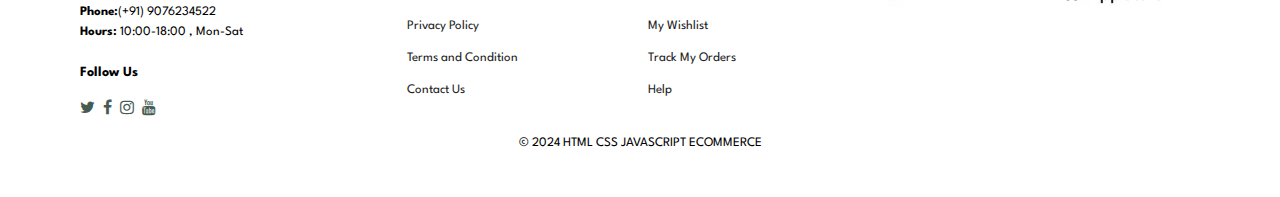
<file: sproduct.html>
<!DOCTYPE html>
<html lang="en">
<head>
    <meta charset="UTF-8">
    <meta name="viewport" content="width=device-width, initial-scale=1.0">
    <link rel="stylesheet" href="https://cdnjs.cloudflare.com/ajax/libs/font-awesome/4.7.0/css/font-awesome.min.css">
    
    <title>Cara!! A Ecommerce Website</title>
    <link rel="stylesheet" href="style.css">
</head>
<body>
 <section id="header">
    <a href="#"><img src="logo1.png" class="logo" alt=""></a>
    <div>
        <ul id="navbar">
            <li><a href="index.html">Home</a></li>
            <li><a class="active" href="shop.html">Shop</a></li>
           
          <li id="lg-bag"><a href="cart.html"><i class="fa fa-shopping-cart"></i></a></li>
       <a href="#" id="close"><i class=" fa fa-times"></i></a>
        </ul>
   </div>
   <div id="mobile">
<a href="cart.html"><i class="fa fa-shopping-cart"></i></a>
<i id="bar" class="fa fa-outdent"></i>
</div>
 </section>
 <section id ="prodetails" class="section-p1">
    <div class="single-pro-image">
        <img src="f11.png" alt="" width="100%" id="MainImg">
<div class="small-img-group">
    <div class="small-img-col">
        <img src="f12.png" alt="" width="100%" class="small-img">
    </div>
    <div class="small-img-col">
        <img src="f13.png" alt="" width="100%" class="small-img">
    </div>
    <div class="small-img-col">
        <img src="f14.png" alt="" width="100%" class="small-img">
    </div>
    <div class="small-img-col">
        <img src="f15.png" alt="" width="100%" class="small-img">
    </div>
</div>
</div>
<div class="single-pro-details">
    <h6>Home/T-shirts</h6>
    <h4>Men's Fashion T-shirts</h4>
    <h2>$139.00</h2>
    <select>
        <option>Select Size</option>
        <option>XL</option>
        <option>XXL</option>
        <option>Small</option>
        <option>Large</option>
    </select>
    <input type="number" value="1">
    <button class="normal">Add to Cart</button>
    <h4>Product Details</h4>
    <span>The most popular t-shirt fabric materials are
         cotton, polyester, and cotton/polyester blends.
          Each type of material has its own pros and cons.
         Cotton has an advantage in comfort, environmental 
         friendliness, and cost. Polyester dries faster 
         and lasts longer</span>
</div>
 </section>
 <section id="product1" class="section-p1">
    <h2>Featured Products</h2>
    <p>Summer Collection New Morden Design</p>
    <div class="pro-container">
        <div class="pro">
            <img src="n15.jpg">
            <div class="des">
                <span>adidas</span>
                <h5>Formal Wear</h5>
                <div class="star">
                    <i class="fa fa-star"></i>   
                    <i class="fa fa-star"></i>   
                    <i class="fa fa-star"></i>   
                    <i class="fa fa-star"></i>   
                    <i class="fa fa-star"></i>    
                </div>
                <h4>$78</h4>
            </div>
            <a href="#"><i class="fa fa-shopping-cart cart"></i></a>
        </div>
        <div class="pro">
            <img src="n14.jpg">
            <div class="des">
                <span>adidas</span>
                <h5>Formal Wear</h5>
                <div class="star">
                    <i class="fa fa-star"></i>   
                    <i class="fa fa-star"></i>   
                    <i class="fa fa-star"></i>   
                    <i class="fa fa-star"></i>   
                    <i class="fa fa-star"></i>   
                    
                </div>
                <h4>$78</h4>
            </div>
            <a href="#"><i class="fa fa-shopping-cart cart"></i></a>
        </div>
        <div class="pro">
            <img src="n18.jpg">
            <div class="des">
                <span>adidas</span>
                <h5>Formal Wear</h5>
                <div class="star">
                    <i class="fa fa-star"></i>   
                    <i class="fa fa-star"></i>   
                    <i class="fa fa-star"></i>   
                    <i class="fa fa-star"></i>   
                    <i class="fa fa-star"></i>   
                    
                </div>
                <h4>$78</h4>
            </div>
            <a href="#"><i class="fa fa-shopping-cart cart"></i></a>
        </div>
        <div class="pro">
            <img src="n11.jpg">
            <div class="des">
                <span>adidas</span>
                <h5>Formal Wear</h5>
                <div class="star">
                    <i class="fa fa-star"></i>   
                    <i class="fa fa-star"></i>   
                    <i class="fa fa-star"></i>   
                    <i class="fa fa-star"></i>   
                    <i class="fa fa-star"></i>   
                    
                </div>
                <h4>$78</h4>
            </div>
            <a href="#"><i class="fa fa-shopping-cart cart"></i></a>
        </div>
       
    </div>
</section>

<section id="newsletter" class="section-p1 section-m1">
    <div class="newstext">
        <h4>Sign Up For Newsletters</h4>
        <p>Get E-mail updates about our new offers</p>
    </div>
    <div class="form">
        <input type="text" placeholder="Your email address">
        <button class="normal">Sign Up</button>
    </div>
</section>
<footer class="section-p1">
    <div class="col">
<img class="logo" src="logo1.png" alt="">
<h4>Contact</h4>
<p><strong>Address:</strong> Sun Shine Building,Street 32</p>
<p><strong>Phone:</strong>(+91) 9076234522</p>
<p><strong>Hours:</strong> 10:00-18:00 , Mon-Sat</p>
<div class="follow">
    <h4>Follow Us</h4>
    <div class="icon">
        <i class="fa fa-twitter"></i>
        <i class="fa fa-facebook"></i>
        <i class="fa fa-instagram"></i>
        <i class="fa fa-youtube"></i>
    </div>
</div>
    </div>
    <div class="col">
        <h4>About</h4>
        <a href="#">About us</a>
        <a href="#">Delivery Information</a>
        <a href="#">Privacy Policy</a>
        <a href="#">Terms and Condition</a>
        <a href="#">Contact Us</a>

    </div>
    <div class="col">
        <h4>My Account</h4>
        <a href="#">Sign In</a>
        <a href="#">View Cart</a>
        <a href="#">My Wishlist</a>
        <a href="#">Track My Orders</a>
        <a href="#">Help</a>
    </div>
    <div class="col install">
        <h4>Install App</h4>
        <p>From App Store or Goggle Play</p>
        <div class="row">
            <img src="play.png">
            <img src="app.png">

        </div>
    </div>
    <div class="copyright">
        <p>© 2024 HTML CSS JAVASCRIPT ECOMMERCE</p>

    </div>
</footer>
<script>
    var MainImg=document.getElementById("MainImg");
    var smallimg=document.getElementsByClassName("small-img");
    smallimg[0].onclick= function(){
        MainImg.src=smallimg[0].src;
    }
    smallimg[1].onclick= function(){
        MainImg.src=smallimg[1].src;
    }
    smallimg[2].onclick= function(){
        MainImg.src=smallimg[2].src;
    }
    smallimg[3].onclick= function(){
        MainImg.src=smallimg[3].src;
    }
</script>
<script src="script.js"></script> 
 
</body>

</html>
</file>
<file: style.css>
@import url("https://fonts.googleapis.com/css2?family=Spartan:wght@100;200;300;400;500;600;700;800;900&display=swap");
* {
  margin: 0;
  padding: 0;
  box-sizing: border-box;
  font-family: "Spartan", sans-serif;
}

html {
  scroll-behavior: smooth;
}
body {
    width: 100%;


  }

button.normal{
    font-size: 14px;
    font-weight: 600;
    padding:15px 30px;
    color: #000;
    background-color: #fff;
    border-radius: 4px;
    cursor:pointer;
    border:none;
    outline: none;
    transition: 0.2s;
}

#header{
    display: flex;
    align-items: center;
    justify-content: space-between;
    padding: 20px 80px;
    background-color:rgb(227, 231, 241);
    box-shadow:0 5px 15px rgba(0, 0 ,0, 0.06);
    z-index: 999;
    position:sticky;
    top:0;
    left:0;
}
#navbar{
    display: flex;
    align-items: center;
    justify-content: center;
}
#navbar li{
    list-style: none;
    padding: 0 20px;
    position: relative;
}
#navbar li a{
    text-decoration: none;
    font-size: 16px;
    font-weight: 600;
    color:#1a1a1a;
    transition: 0.3s ease;
}
#navbar li a:hover,
#navbar li a.active{

    color: #088178;
}

#navbar li a.active::after,
#navbar li a:hover::after{
    content: "";
    width: 30%;
    height:2px ;
    background: #088178;
    position: absolute;
    bottom:-4px;
    left: 20px;
}
#mobile{
    display: none;
    align-items: center;
}
#close{
    display: none;
}
#hero{
    background-image:url("hero4.png");
    height: 90vh;
    width:100%;
    background-size: cover;
    background-position: top 25% right 0;
    padding:0 80px;
    display: flex;
    flex-direction: column;
    align-items: flex-start;
    justify-content: center;
}



#hero h4{
    padding-bottom: 15px;
}
#hero h1{
    color:#088178;
}
#hero button{
    background-image: url("button.png");
    background-color: transparent;
    color:#088178;
    border: 0;
    padding: 14px 80px 14px 65px;
    background-repeat: no-repeat;
    cursor: pointer;
    font-weight: 700;
    font-size: 15px;
}
.section-p1{
    padding: 40px 80px;
}
.section-m1{
    margin: 40px 0;
}
#feature .fe-box{
    width: 180px;
    text-align: center;
    padding: 25px 15px;
    box-shadow: 20px 20px 34px rgba(0, 0 ,0, 0.03);
    border: 1px solid #cce7d0;
    border-radius: 4px;
    margin:15px 0;
}
#feature .fe-box:hover{
 
    box-shadow: 10px 10px 54px rgba(70, 62 ,221, 0.1);
}

#feature .fe-box h6{
    display: inline-block;
    padding: 9px 8px 6px 8px;
    line-height: 1 ;
    border-radius:4px ;
    color: #088178 ;
    background-color:#fddde4 ;
}

#feature .fe-box img{
    width: 100%;
    margin-bottom:10px ;
} 

#feature{
    display:flex;
    align-items: center;
    justify-content: space-between;
    flex-wrap: wrap ;
}

#feature .fe-box:nth-child(2) h6 {
    background-color: #cdebbc;
}
#feature .fe-box:nth-child(3) h6 {
    background-color: #d1e8f2;
}
#feature .fe-box:nth-child(4) h6 {
    background-color: #cdd4f8;
}
#feature .fe-box:nth-child(5) h6 {
    background-color: #f6dbf6;
}
#feature .fe-box:nth-child(6) h6 {
    background-color: #fff2e5;
}
#product1{
    text-align: center;
}

#product1 .pro{
width:23%;
min-width:250px;
padding:10px 12px;
border:1px solid #cce7d0;
border-radius: 25px;
cursor: pointer;
box-shadow: 20px 20px 30px rgba(0, 0 ,0, 0.02);
margin: 15px 0;
transition: 0.2s ease;
position: relative;
}

#product1 .pro:hover{
    box-shadow: 20px 20px 30px rgba(0, 0 ,0, 0.06); 
}
#product1 .pro .des {
    text-align: start;
    padding: 10px 0;

}


#product1 .pro .des span{
    color:#606063;
    font-size: 12px;

}

#product1 .pro .des h5{
    padding-top: 7px;
    color:#1a1a1a ;
    font-size: 14px;
}
#product1 .pro .des i{
    font-size:12px ;
    color: rgb(242, 182, 30);
}


#product1 .pro img {
    border-radius: 20px;
    width: 100%;
}
#product1 .pro .des h4{
    padding-top:7px ;
    font-size:15px ;
    font-weight:700 ;
    color:#088178 ;
}
#product1 .pro .cart{
    width: 40px;
    height: 40px;
    line-height: 40px;
    border-radius:50px ;
    background-color: #e8f6ea;
    font-weight: 500;
    color: #088178;
    border:1px solid #cce7d0;
    position: absolute;
    bottom: 20px;
    right: 10px;
    
}




#product1 .pro-container{
    justify-content:space-between;
    display: flex;
    padding-top: 20px;
    flex-wrap: wrap;
}

#banner{
    display: flex;
    flex-direction: column;
    justify-content: center;
    text-align: center;
    align-items: center;
    background-image: url("b2.png");
width: 100%;
height: 40vh;
background-size: cover;
background-position: center;
}

#banner h4{
    color:#fff;
    font-size: 16px;
}

#banner h2{
    color:#fff;
    font-size: 30px;
    padding: 10px 0;
}

#banner h2 span{
    color:#ef3636; 
} 

#banner button:hover {
 background: #088178;
color:#fff;
}

#sm-banner .banner-box{
    display: flex;
    flex-direction: column;
    justify-content: center;
    
 align-items: flex-start;
 background-image: url("b17.png");
min-width: 580px;
height: 50vh;
background-size: cover;
background-position: center;
padding:30px ;

}

#sm-banner{
    display: flex;
    justify-content: space-between;
    flex-wrap: wrap;
}

#sm-banner h4{
    color:#fff;
    font-size: 20px;
    font-weight: 300;
}


#sm-banner h2{
    color:#fff;
    font-size: 28px;
    font-weight: 800;
}

#sm-banner span{
    color:#fff;
    font-size: 14px;
    font-weight: 500;
    padding-bottom: 15px;
}

button.white{
    font-size: 13px;
    font-weight: 600;
    padding:11px 18px;
    color: #fff;
    background-color: transparent;
    cursor:pointer;
    border:1px solid #fff;
    outline: none;
    transition: 0.2s;
}
#sm-banner .banner-box:hover button{
    background:#088178 ;
    border:1px solid #088178;
}
#sm-banner .banner-box2{
    background-image: url("b10.png");
}

#newsletter{
    justify-content:space-between;
    display: flex;
    flex-wrap: wrap;
    align-items: center;
    background-image: url("b14.png");
    background-repeat: no-repeat;
    background-position: 20% 30%;
    background-color: #041e42;

}
#newsletter h4{
    font-size: 22px;
    font-weight: 700;
    color: #fff;
}
#newsletter p{
    font-size: 14px;
    font-weight: 600;
    color: #fff;
}

#newsletter input{
    height:3.125rem;
    padding: 0 1.25rem;
    font-size: 14px;
    width:100%;
    border:1px solid transparent;
    border-radius: 4px;
    outline: none;
    border-top-right-radius:0 ;
    border-bottom-right-radius:0 ;
}

#newsletter button{
    background-color: #088178;
    color: #fff;
    white-space: nowrap;
    border-top-left-radius:0 ;
    border-bottom-left-radius:0 ;
}

#newsletter .form{
    display: flex;
    width: 40%;
}

footer{
    display: flex;
    flex-wrap: wrap;
    justify-content: space-between;
}


footer .col{
    display: flex;
    flex-direction:column ;
   align-items: flex-start;
    margin-bottom: 20px;
}

footer.logo{
    margin-bottom:30px ;
}

footer h4{
    font-size: 14px;
    padding-bottom: 20px;
}

footer p{
    font-size: 13px;
 margin: 0 0 8px 0;
}
footer a{
    font-size: 13px;
    text-decoration: none;
    color: #222;
    margin: 10px;
}

footer .follow{
    margin-top: 20px;

}

footer .follow i{
    color:#465b52 ;
    padding-right: 4px;
    cursor:pointer;
}


footer .install .row img{
    border: 1px soild #088178 ;
    border-radius: 6px;
}


footer .follow i:hover,
footer a:hover{
    color: #088178;
}
 footer .copyright{
    width: 100% ;
    text-align: center;
 }


@media(max-width:799px){
    .section-p1{
        padding: 40px 40px;
    }
    #navbar{
        display:flex;
        flex-direction: column;
        align-items: flex-start;
    position: fixed;
    top: 0;
    right: -300px;
    height: 100vh;
    width: 300px;
    background-color: #E3E6F3;
box-shadow: 0 40px 60px rgba(0,0,0,0.1) ;
padding: 80px 0 0 10px;
transition: 0.03s;
        justify-content: flex-start;
    }
    #navbar.active{
        right: 0px;
    }
    #navbar li{
        margin-bottom: 25px;
    }
    #mobile{
        display:flex;
        align-items: center;
    
    }
    #mobile i {
        color: #1a1a1a;
        font-size: 24px;
        padding-left: 20px;

    }
#close {
    display:initial;
    position:absolute;
    top: 30px;
    left: 30px;
    color: #222;
    font-size: 24px;
}
#lg-bag {
    display: flex;
}

#hero{
    height: 70vh;
   background-position: top 30% right 30% ;

}
#feature{
    justify-content: center;
}

#feature .fe-box{
    margin: 15px 15px;
}
#product1 .pro-container {
    justify-content: center;
    
}
#product.pro{
    margin:15px;
}
#banner{
    height: 20vh;
}
#sm-banner .banner-box {
    
    min-width: 100%;
    height: 30vh;
   
}
#newsletter .form{
    width: 70%;
}
    
    }



@media(max-width:477px){
    .section-p1{
        padding: 20px;
    }

    #header{
        padding:10px 30px;
    }
h2{
    font-size:32px;
}
    #hero{
        padding: 0 20px;
        background-position: 55%;
    }

    h1{
        font-size: 38px;
    }
    #feature .fe-box{
        width: 155px; 
        margin: 0 0 15px 0;

    }
    #feature{
        justify-content: space-between;
    }
    #product1 .pro{
        width:100%;
    }
   
#banner{
    height: 40vh;
}
#sm-banner .banner-box{
height: 40vh;
}
#sm-banner .banner-box2{
   margin-top:20px ;
}
#newsletter .form{
    width:100%
}
#newsletter{
    padding: 40px 20px;
}
/*single product*/
#prodetails {
    display: flex;
    flex-direction: column;
}
#prodetails.single-pro-image{
    width:100%;
    margin-right:0px;
}
#prodetails .single-pro-details{
width:100%;
}
#cart-add{
    flex-direction: column;
}
#subtotal{
    width:90%;
    padding: 20px;
}

}




#page-header {
   width: 100%;
   height: 40vh;
  background-size: cover ;
   background-image: url('b1.jpg');
   display: flex;
   justify-content: center;
   text-align: center;
   flex-direction: column;
   padding: 14px;
}

#page-header h2,
#page-header p
{
    color: #fff;

}


#pagination{
    text-align: center;

}
#pagination a{
    text-decoration: none;
    background-color: #088178;
    border-radius:4px ;
    color: #fff;
    padding: 15px 20px;
    font-weight: 600;
}



#pagination a i{
    font-size: 16px;
    font-weight: 600;
}
#prodetails .single-pro-image{
    width: 40%;
    margin-right: 50px;
}
.small-img-group{
    display: flex;
    justify-content: space-between;
}
.small-img-col{
    flex-basis: 24%;
    cursor: pointer;
}
#prodetails{
    display: flex;
    margin-top: 20px;
}

#prodetails .single-pro-details{
    width: 50%;
    padding-top:30px;
}

#prodetails .single-pro-details h4{
    padding: 40px 0 20px 0;
}

#prodetails .single-pro-details h2{
    font-size: 26px;
}
#prodetails .single-pro-details select{
display: block;
padding: 5px 10px;
margin-bottom: 10px;
}

#prodetails .single-pro-details input{
    width:50px;
    height: 47px;
    padding-left:18px ;
    font-size: 14px;
    margin-right:18px ;
}

#prodetails .single-pro-details button{
    background: #088178;
    color: #fff;
}

#prodetails.single-pro-details input:focus{
    outline: none;

}

#prodetails.single-pro-details span{
    line-height: 25px;
}


#cart table{
    width: 100%;
    border-collapse: collapse;
    table-layout: fixed;
    white-space: nowrap;

}
#cart table img{
    width: 70px;
}
#cart table td:nth-child(1){
    width: 100px;
    text-align: center;
}
#cart table td:nth-child(2){
    width: 150px;
    text-align: center;
}
#cart table td:nth-child(3){
width:250px;
text-align: center;
}

#cart table td:nth-child(4),
#cart table td:nth-child(5),
#cart table td:nth-child(6){
    width:150px;
    text-align: center;
    }
#cart table td:nth-child(5) input{
        width: 70px;
        padding: 10px 5px 20px 15px;
    }
#cart table thead{
    border: 1px solid #e2e9e1;
    border-left:none;
    border-right:none;
}


#cart table thead td{
    font-weight:700;
    text-transform: uppercase;
    font-size: 13px;
    padding:18px 0;
}



#cart table tbody td{
    padding-top:15px ;
}
#cart table tbody td{
    font-size: 13px;
}


#cart-add{
    display: flex;
    flex-wrap: wrap;
    justify-content: space-between;
}


#coupon{
    width:50%;
    margin-bottom: 30px;
}

#coupon h3,
#subtotal h3{
    padding-bottom: 15px;
}

#coupon input{
    padding: 10px 20px;
    outline: none;
    width:60% ;
    margin-right:10px ;
    border: 1px solid #e2e9e1;
}

#cart{
    overflow-x: auto ;
}

#coupon button,
#subtotal button{
    background-color: #088178;
    color:#fff ;
    padding:12px 20px ;
}

#subtotal{
    width: 50%;
    margin-bottom:30px;
    border: 1px solid #e2e9e1;
    padding: 30px;
}

#subtotal table{
    border-collapse:collapse ;
    width: 100%;
    margin-bottom: 20px;
}


#subtotal table td{
    width:50%;
    border:1px solid #e2e9e1;
    padding: 10px;
    font-size: 13px;
}
</file>
